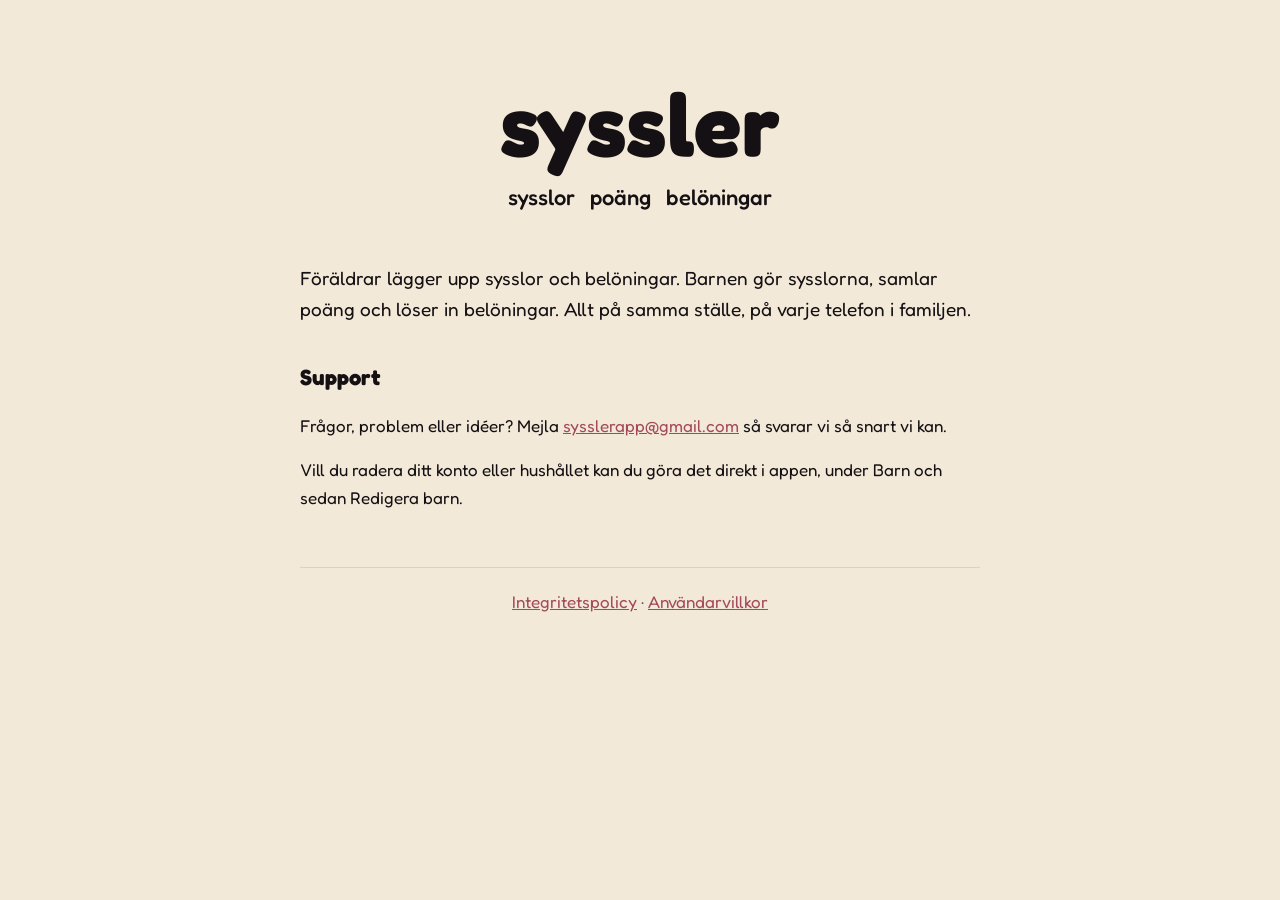
<file: index.html>
<!doctype html>
<html lang="sv">
<head>
<meta charset="utf-8">
<meta name="viewport" content="width=device-width, initial-scale=1">
<title>syssler</title>
<meta name="description" content="Sysslor, poäng och belöningar för hela familjen.">
<link rel="icon" href="favicon.png">
<link rel="stylesheet" href="style.css">
</head>
<body>
<main class="front">
<p class="wordmark">syssler</p>
<p class="tagline">sysslor &nbsp; poäng &nbsp; belöningar</p>

<p class="lead">Föräldrar lägger upp sysslor och belöningar. Barnen gör sysslorna, samlar poäng och löser in belöningar. Allt på samma ställe, på varje telefon i familjen.</p>

<h2>Support</h2>
<p>Frågor, problem eller idéer? Mejla <a href="mailto:sysslerapp@gmail.com">sysslerapp@gmail.com</a> så svarar vi så snart vi kan.</p>
<p>Vill du radera ditt konto eller hushållet kan du göra det direkt i appen, under Barn och sedan Redigera barn.</p>

<footer><a href="integritet.html">Integritetspolicy</a> · <a href="villkor.html">Användarvillkor</a></footer>
</main>
</body>
</html>
</file>
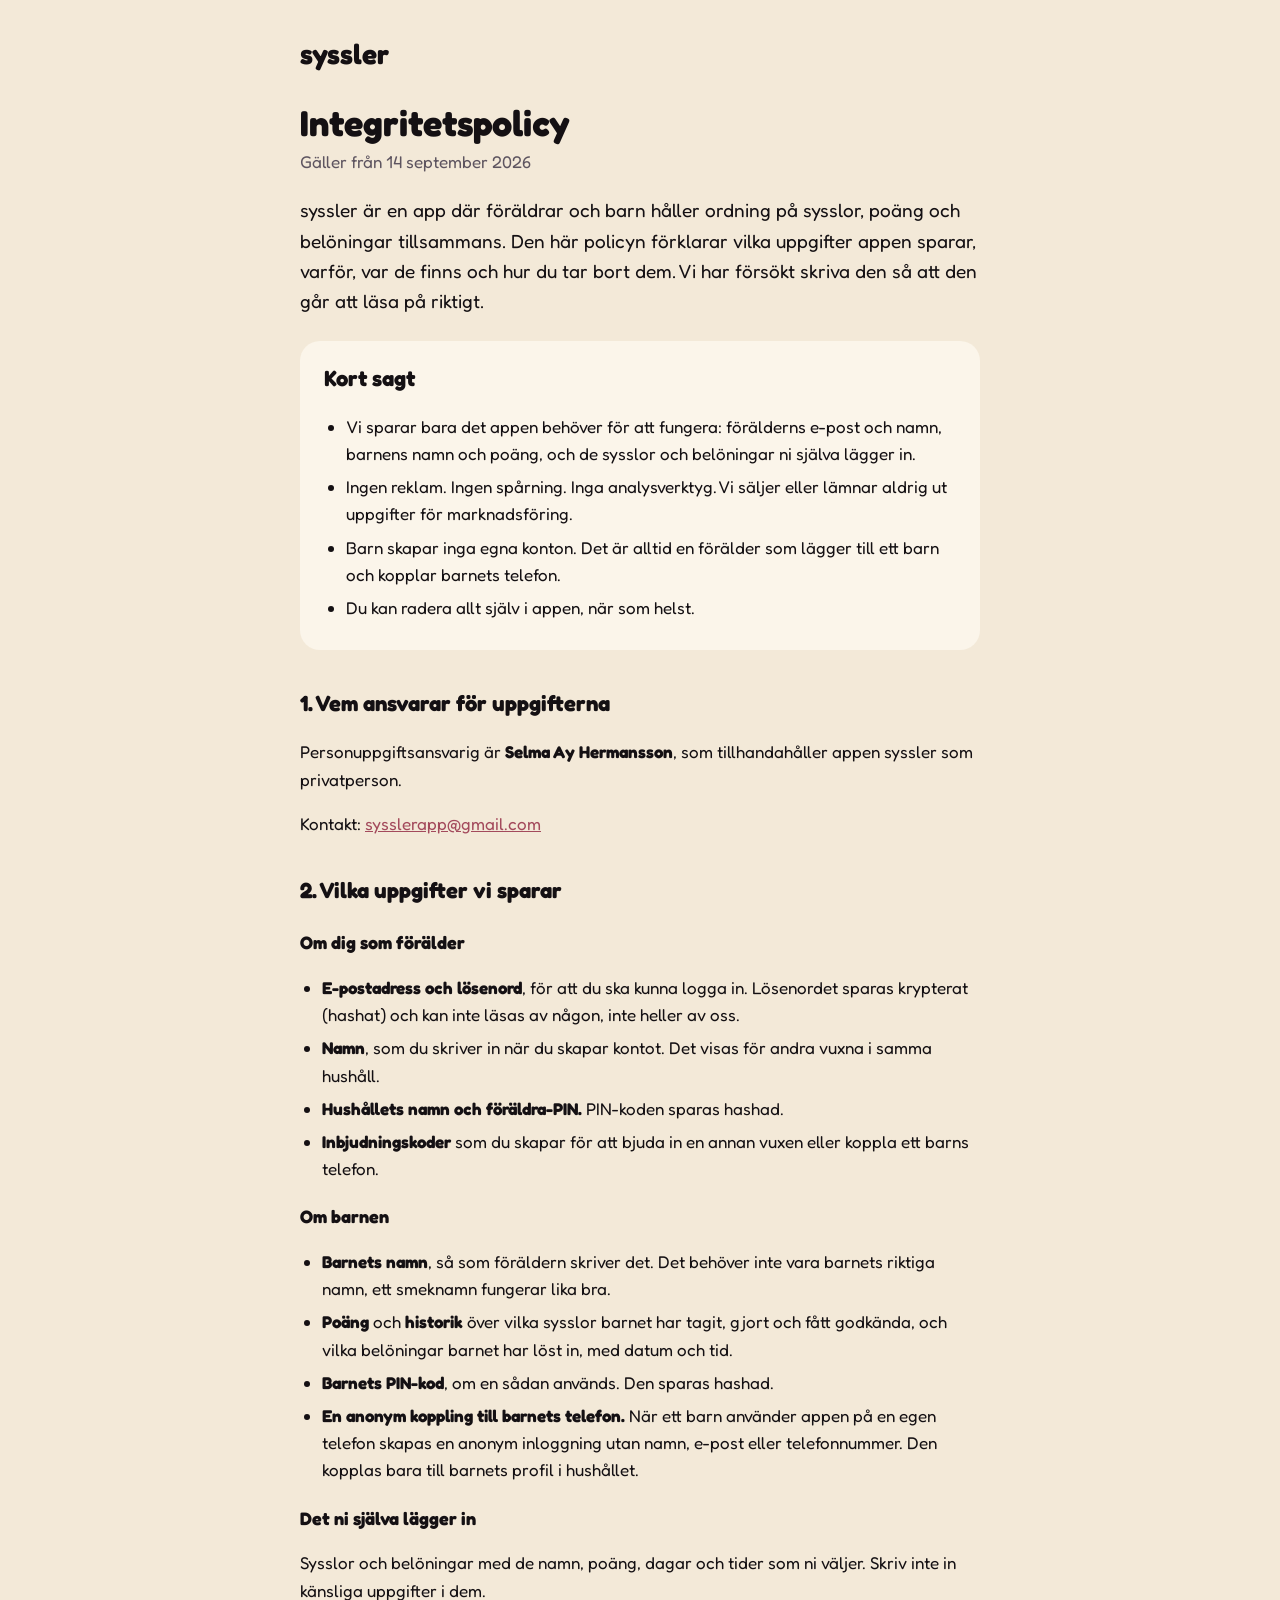
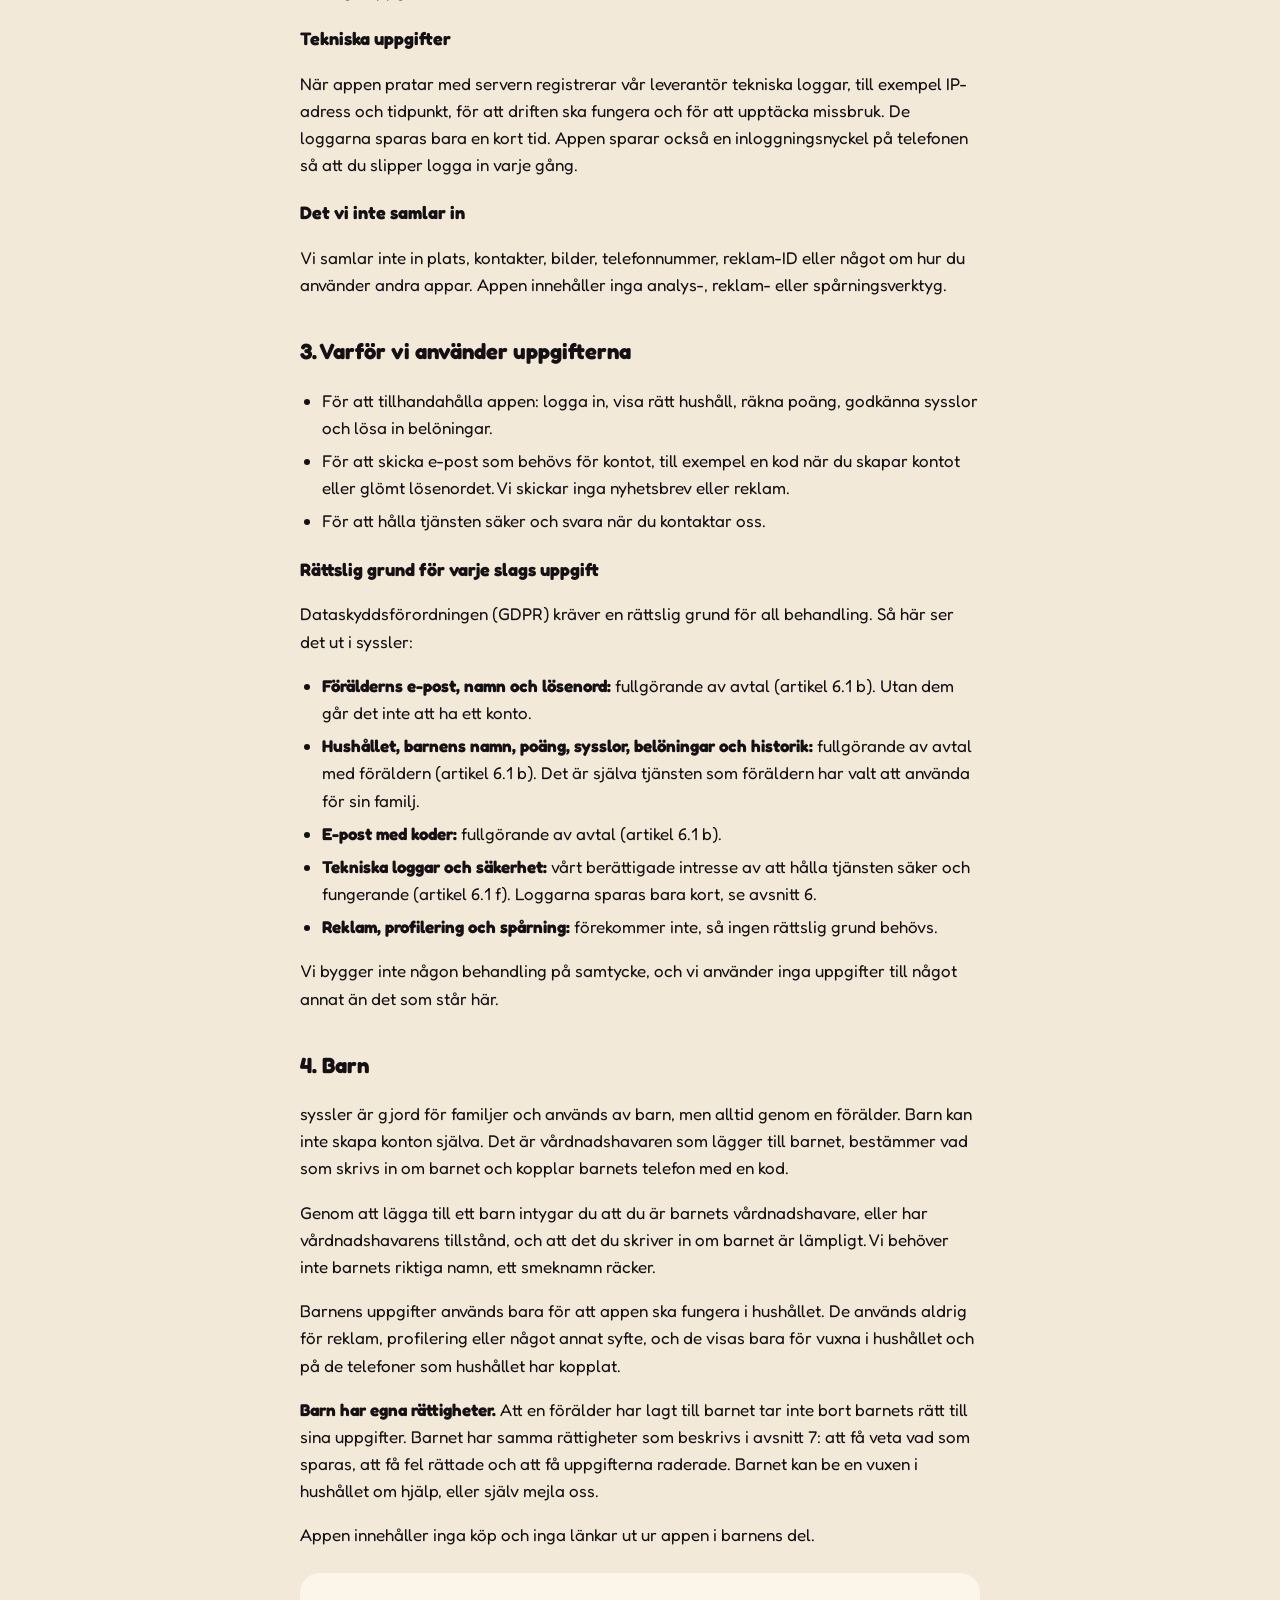
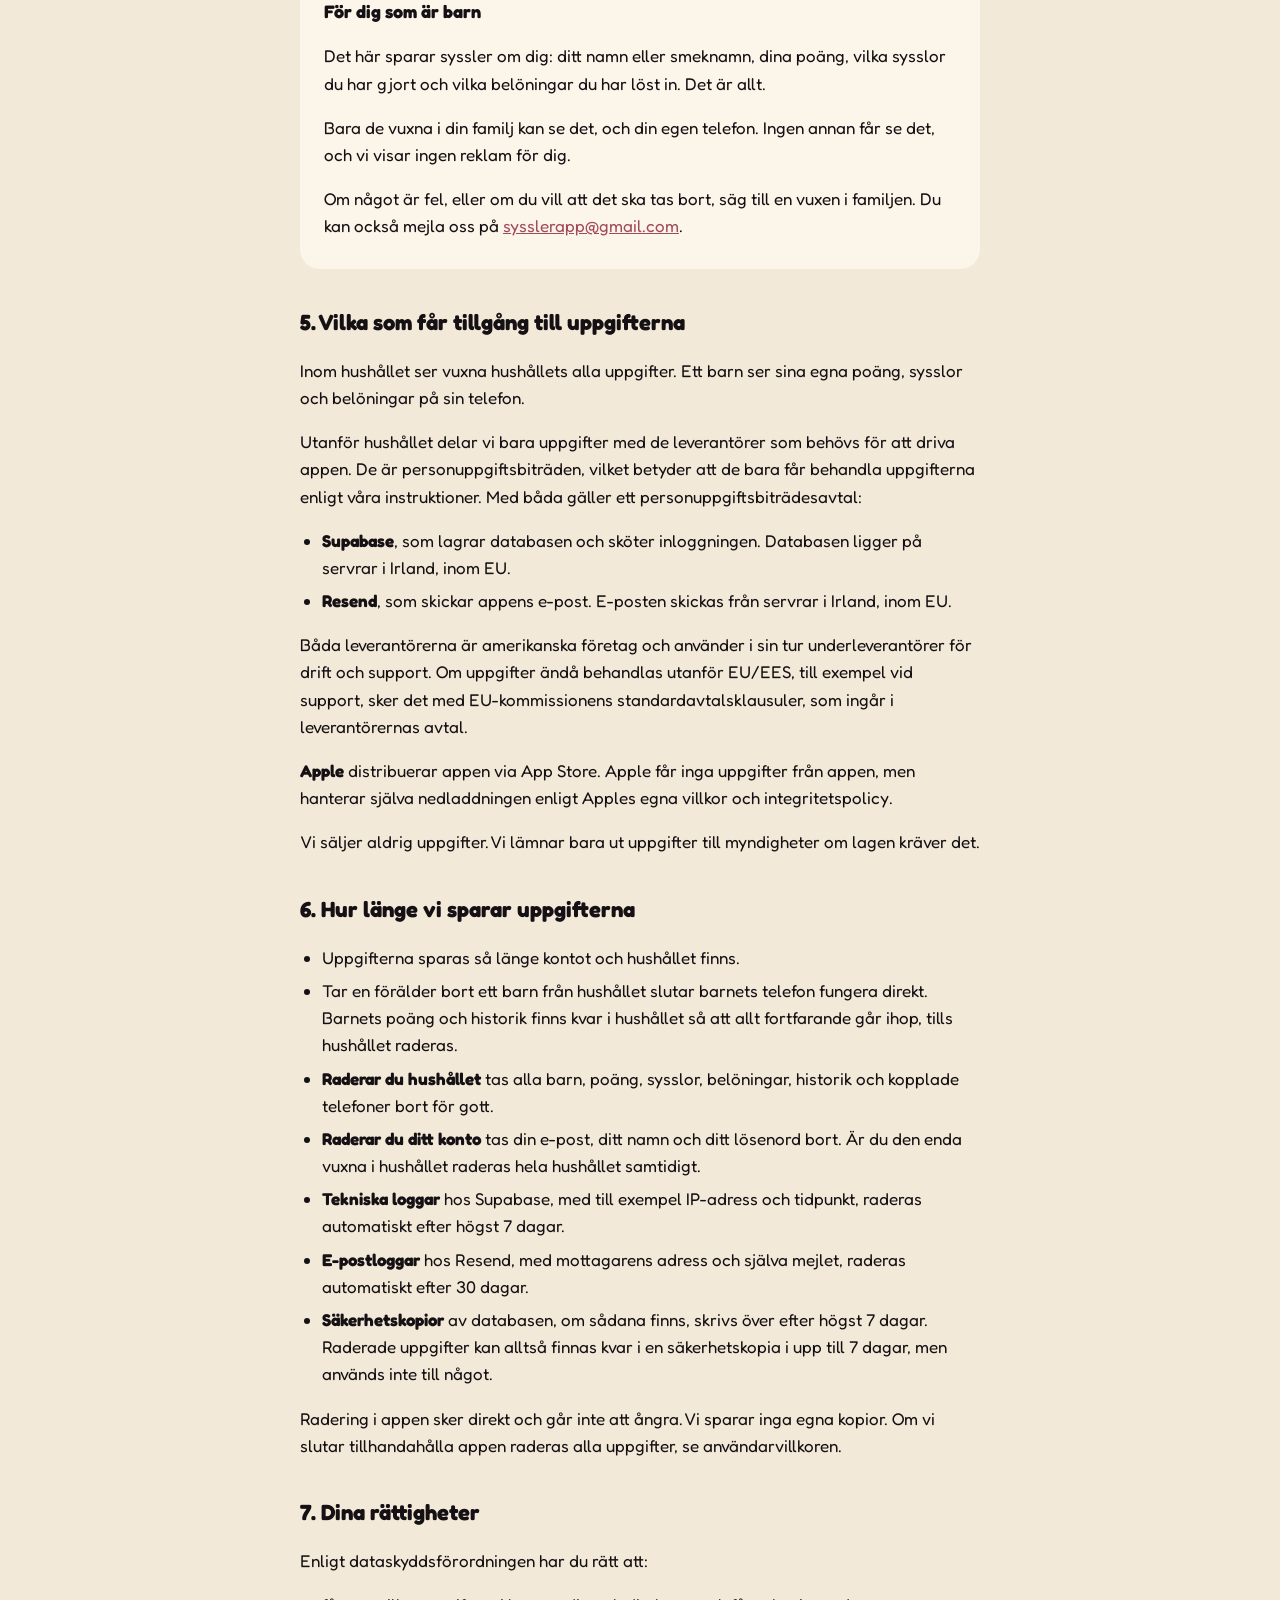
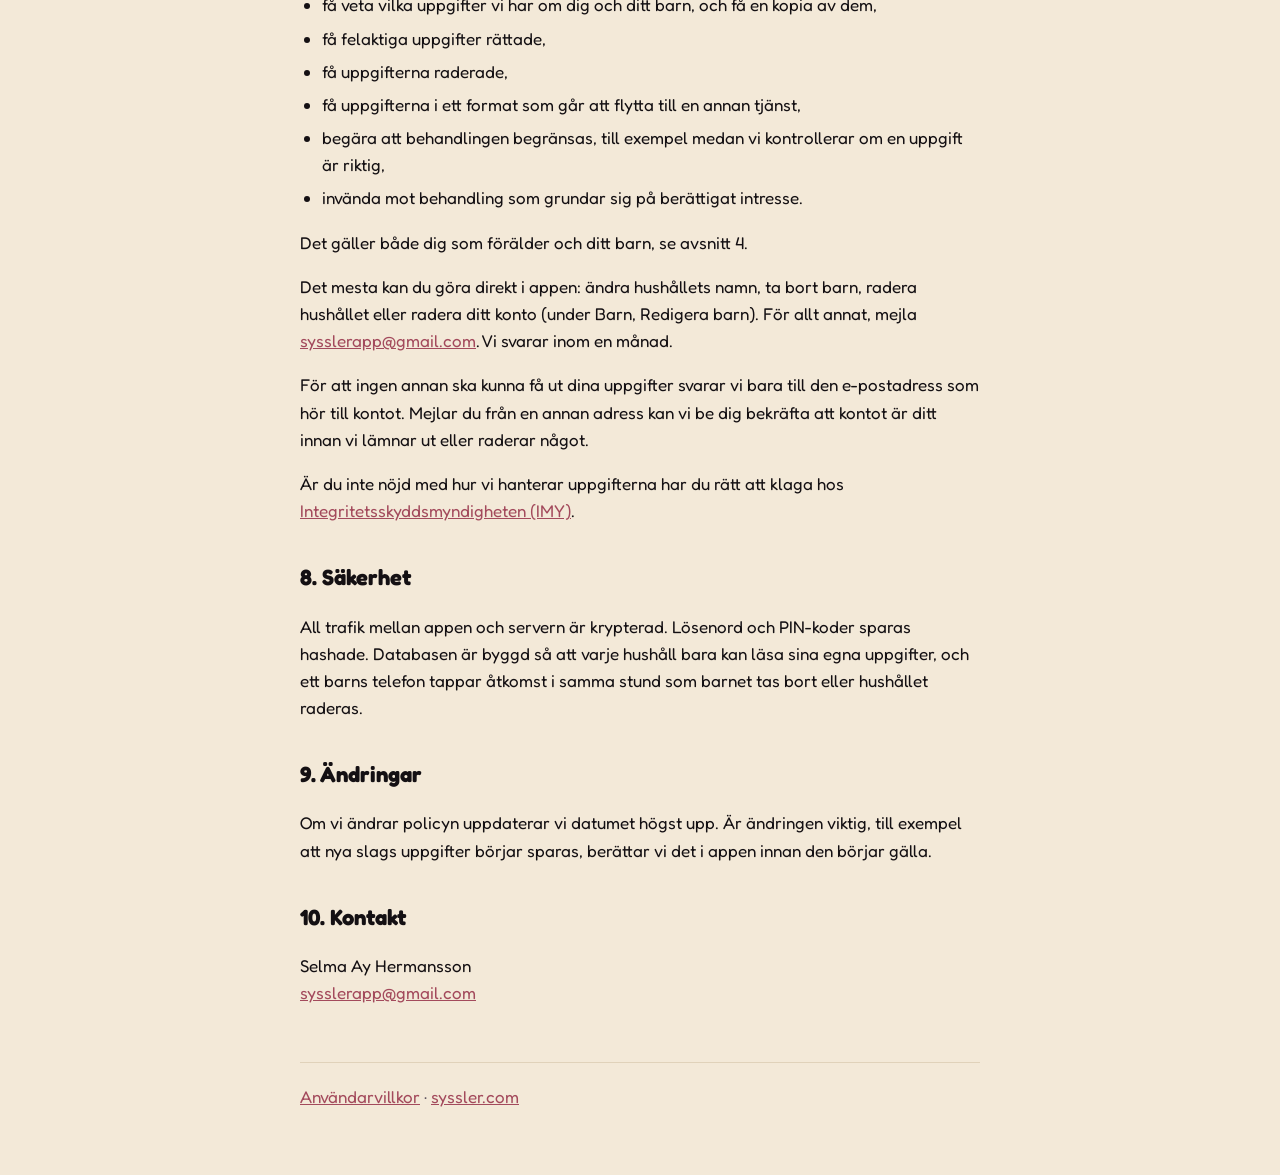
<file: integritet.html>
<!doctype html>
<html lang="sv">
<head>
<meta charset="utf-8">
<meta name="viewport" content="width=device-width, initial-scale=1">
<title>Integritetspolicy · syssler</title>
<link rel="stylesheet" href="style.css">
</head>
<body>
<main>
<a class="home" href="index.html">syssler</a>

<h1>Integritetspolicy</h1>
<p class="date">Gäller från 14 september 2026</p>

<p class="lead">syssler är en app där föräldrar och barn håller ordning på sysslor, poäng och belöningar tillsammans. Den här policyn förklarar vilka uppgifter appen sparar, varför, var de finns och hur du tar bort dem. Vi har försökt skriva den så att den går att läsa på riktigt.</p>

<div class="box">
<h2>Kort sagt</h2>
<ul>
<li>Vi sparar bara det appen behöver för att fungera: förälderns e-post och namn, barnens namn och poäng, och de sysslor och belöningar ni själva lägger in.</li>
<li>Ingen reklam. Ingen spårning. Inga analysverktyg. Vi säljer eller lämnar aldrig ut uppgifter för marknadsföring.</li>
<li>Barn skapar inga egna konton. Det är alltid en förälder som lägger till ett barn och kopplar barnets telefon.</li>
<li>Du kan radera allt själv i appen, när som helst.</li>
</ul>
</div>

<h2>1. Vem ansvarar för uppgifterna</h2>
<p>Personuppgiftsansvarig är <strong>Selma Ay Hermansson</strong>, som tillhandahåller appen syssler som privatperson.</p>
<p>Kontakt: <a href="mailto:sysslerapp@gmail.com">sysslerapp@gmail.com</a></p>

<h2>2. Vilka uppgifter vi sparar</h2>

<h3>Om dig som förälder</h3>
<ul>
<li><strong>E-postadress och lösenord</strong>, för att du ska kunna logga in. Lösenordet sparas krypterat (hashat) och kan inte läsas av någon, inte heller av oss.</li>
<li><strong>Namn</strong>, som du skriver in när du skapar kontot. Det visas för andra vuxna i samma hushåll.</li>
<li><strong>Hushållets namn och föräldra-PIN.</strong> PIN-koden sparas hashad.</li>
<li><strong>Inbjudningskoder</strong> som du skapar för att bjuda in en annan vuxen eller koppla ett barns telefon.</li>
</ul>

<h3>Om barnen</h3>
<ul>
<li><strong>Barnets namn</strong>, så som föräldern skriver det. Det behöver inte vara barnets riktiga namn, ett smeknamn fungerar lika bra.</li>
<li><strong>Poäng</strong> och <strong>historik</strong> över vilka sysslor barnet har tagit, gjort och fått godkända, och vilka belöningar barnet har löst in, med datum och tid.</li>
<li><strong>Barnets PIN-kod</strong>, om en sådan används. Den sparas hashad.</li>
<li><strong>En anonym koppling till barnets telefon.</strong> När ett barn använder appen på en egen telefon skapas en anonym inloggning utan namn, e-post eller telefonnummer. Den kopplas bara till barnets profil i hushållet.</li>
</ul>

<h3>Det ni själva lägger in</h3>
<p>Sysslor och belöningar med de namn, poäng, dagar och tider som ni väljer. Skriv inte in känsliga uppgifter i dem.</p>

<h3>Tekniska uppgifter</h3>
<p>När appen pratar med servern registrerar vår leverantör tekniska loggar, till exempel IP-adress och tidpunkt, för att driften ska fungera och för att upptäcka missbruk. De loggarna sparas bara en kort tid. Appen sparar också en inloggningsnyckel på telefonen så att du slipper logga in varje gång.</p>

<h3>Det vi inte samlar in</h3>
<p>Vi samlar inte in plats, kontakter, bilder, telefonnummer, reklam-ID eller något om hur du använder andra appar. Appen innehåller inga analys-, reklam- eller spårningsverktyg.</p>

<h2>3. Varför vi använder uppgifterna</h2>
<ul>
<li>För att tillhandahålla appen: logga in, visa rätt hushåll, räkna poäng, godkänna sysslor och lösa in belöningar.</li>
<li>För att skicka e-post som behövs för kontot, till exempel en kod när du skapar kontot eller glömt lösenordet. Vi skickar inga nyhetsbrev eller reklam.</li>
<li>För att hålla tjänsten säker och svara när du kontaktar oss.</li>
</ul>
<h3>Rättslig grund för varje slags uppgift</h3>
<p>Dataskyddsförordningen (GDPR) kräver en rättslig grund för all behandling. Så här ser det ut i syssler:</p>
<ul>
<li><strong>Förälderns e-post, namn och lösenord:</strong> fullgörande av avtal (artikel 6.1 b). Utan dem går det inte att ha ett konto.</li>
<li><strong>Hushållet, barnens namn, poäng, sysslor, belöningar och historik:</strong> fullgörande av avtal med föräldern (artikel 6.1 b). Det är själva tjänsten som föräldern har valt att använda för sin familj.</li>
<li><strong>E-post med koder:</strong> fullgörande av avtal (artikel 6.1 b).</li>
<li><strong>Tekniska loggar och säkerhet:</strong> vårt berättigade intresse av att hålla tjänsten säker och fungerande (artikel 6.1 f). Loggarna sparas bara kort, se avsnitt 6.</li>
<li><strong>Reklam, profilering och spårning:</strong> förekommer inte, så ingen rättslig grund behövs.</li>
</ul>
<p>Vi bygger inte någon behandling på samtycke, och vi använder inga uppgifter till något annat än det som står här.</p>

<h2>4. Barn</h2>
<p>syssler är gjord för familjer och används av barn, men alltid genom en förälder. Barn kan inte skapa konton själva. Det är vårdnadshavaren som lägger till barnet, bestämmer vad som skrivs in om barnet och kopplar barnets telefon med en kod.</p>
<p>Genom att lägga till ett barn intygar du att du är barnets vårdnadshavare, eller har vårdnadshavarens tillstånd, och att det du skriver in om barnet är lämpligt. Vi behöver inte barnets riktiga namn, ett smeknamn räcker.</p>
<p>Barnens uppgifter används bara för att appen ska fungera i hushållet. De används aldrig för reklam, profilering eller något annat syfte, och de visas bara för vuxna i hushållet och på de telefoner som hushållet har kopplat.</p>
<p><strong>Barn har egna rättigheter.</strong> Att en förälder har lagt till barnet tar inte bort barnets rätt till sina uppgifter. Barnet har samma rättigheter som beskrivs i avsnitt 7: att få veta vad som sparas, att få fel rättade och att få uppgifterna raderade. Barnet kan be en vuxen i hushållet om hjälp, eller själv mejla oss.</p>
<p>Appen innehåller inga köp och inga länkar ut ur appen i barnens del.</p>

<div class="box">
<h3>För dig som är barn</h3>
<p>Det här sparar syssler om dig: ditt namn eller smeknamn, dina poäng, vilka sysslor du har gjort och vilka belöningar du har löst in. Det är allt.</p>
<p>Bara de vuxna i din familj kan se det, och din egen telefon. Ingen annan får se det, och vi visar ingen reklam för dig.</p>
<p>Om något är fel, eller om du vill att det ska tas bort, säg till en vuxen i familjen. Du kan också mejla oss på <a href="mailto:sysslerapp@gmail.com">sysslerapp@gmail.com</a>.</p>
</div>

<h2>5. Vilka som får tillgång till uppgifterna</h2>
<p>Inom hushållet ser vuxna hushållets alla uppgifter. Ett barn ser sina egna poäng, sysslor och belöningar på sin telefon.</p>
<p>Utanför hushållet delar vi bara uppgifter med de leverantörer som behövs för att driva appen. De är personuppgiftsbiträden, vilket betyder att de bara får behandla uppgifterna enligt våra instruktioner. Med båda gäller ett personuppgiftsbiträdesavtal:</p>
<ul>
<li><strong>Supabase</strong>, som lagrar databasen och sköter inloggningen. Databasen ligger på servrar i Irland, inom EU.</li>
<li><strong>Resend</strong>, som skickar appens e-post. E-posten skickas från servrar i Irland, inom EU.</li>
</ul>
<p>Båda leverantörerna är amerikanska företag och använder i sin tur underleverantörer för drift och support. Om uppgifter ändå behandlas utanför EU/EES, till exempel vid support, sker det med EU-kommissionens standardavtalsklausuler, som ingår i leverantörernas avtal.</p>
<p><strong>Apple</strong> distribuerar appen via App Store. Apple får inga uppgifter från appen, men hanterar själva nedladdningen enligt Apples egna villkor och integritetspolicy.</p>
<p>Vi säljer aldrig uppgifter. Vi lämnar bara ut uppgifter till myndigheter om lagen kräver det.</p>

<h2>6. Hur länge vi sparar uppgifterna</h2>
<ul>
<li>Uppgifterna sparas så länge kontot och hushållet finns.</li>
<li>Tar en förälder bort ett barn från hushållet slutar barnets telefon fungera direkt. Barnets poäng och historik finns kvar i hushållet så att allt fortfarande går ihop, tills hushållet raderas.</li>
<li><strong>Raderar du hushållet</strong> tas alla barn, poäng, sysslor, belöningar, historik och kopplade telefoner bort för gott.</li>
<li><strong>Raderar du ditt konto</strong> tas din e-post, ditt namn och ditt lösenord bort. Är du den enda vuxna i hushållet raderas hela hushållet samtidigt.</li>
<li><strong>Tekniska loggar</strong> hos Supabase, med till exempel IP-adress och tidpunkt, raderas automatiskt efter högst 7 dagar.</li>
<li><strong>E-postloggar</strong> hos Resend, med mottagarens adress och själva mejlet, raderas automatiskt efter 30 dagar.</li>
<li><strong>Säkerhetskopior</strong> av databasen, om sådana finns, skrivs över efter högst 7 dagar. Raderade uppgifter kan alltså finnas kvar i en säkerhetskopia i upp till 7 dagar, men används inte till något.</li>
</ul>
<p>Radering i appen sker direkt och går inte att ångra. Vi sparar inga egna kopior. Om vi slutar tillhandahålla appen raderas alla uppgifter, se användarvillkoren.</p>

<h2>7. Dina rättigheter</h2>
<p>Enligt dataskyddsförordningen har du rätt att:</p>
<ul>
<li>få veta vilka uppgifter vi har om dig och ditt barn, och få en kopia av dem,</li>
<li>få felaktiga uppgifter rättade,</li>
<li>få uppgifterna raderade,</li>
<li>få uppgifterna i ett format som går att flytta till en annan tjänst,</li>
<li>begära att behandlingen begränsas, till exempel medan vi kontrollerar om en uppgift är riktig,</li>
<li>invända mot behandling som grundar sig på berättigat intresse.</li>
</ul>
<p>Det gäller både dig som förälder och ditt barn, se avsnitt 4.</p>
<p>Det mesta kan du göra direkt i appen: ändra hushållets namn, ta bort barn, radera hushållet eller radera ditt konto (under Barn, Redigera barn). För allt annat, mejla <a href="mailto:sysslerapp@gmail.com">sysslerapp@gmail.com</a>. Vi svarar inom en månad.</p>
<p>För att ingen annan ska kunna få ut dina uppgifter svarar vi bara till den e-postadress som hör till kontot. Mejlar du från en annan adress kan vi be dig bekräfta att kontot är ditt innan vi lämnar ut eller raderar något.</p>
<p>Är du inte nöjd med hur vi hanterar uppgifterna har du rätt att klaga hos <a href="https://www.imy.se">Integritetsskyddsmyndigheten (IMY)</a>.</p>

<h2>8. Säkerhet</h2>
<p>All trafik mellan appen och servern är krypterad. Lösenord och PIN-koder sparas hashade. Databasen är byggd så att varje hushåll bara kan läsa sina egna uppgifter, och ett barns telefon tappar åtkomst i samma stund som barnet tas bort eller hushållet raderas.</p>

<h2>9. Ändringar</h2>
<p>Om vi ändrar policyn uppdaterar vi datumet högst upp. Är ändringen viktig, till exempel att nya slags uppgifter börjar sparas, berättar vi det i appen innan den börjar gälla.</p>

<h2>10. Kontakt</h2>
<p>Selma Ay Hermansson<br>
<a href="mailto:sysslerapp@gmail.com">sysslerapp@gmail.com</a></p>

<footer><a href="villkor.html">Användarvillkor</a> · <a href="index.html">syssler.com</a></footer>
</main>
</body>
</html>
</file>
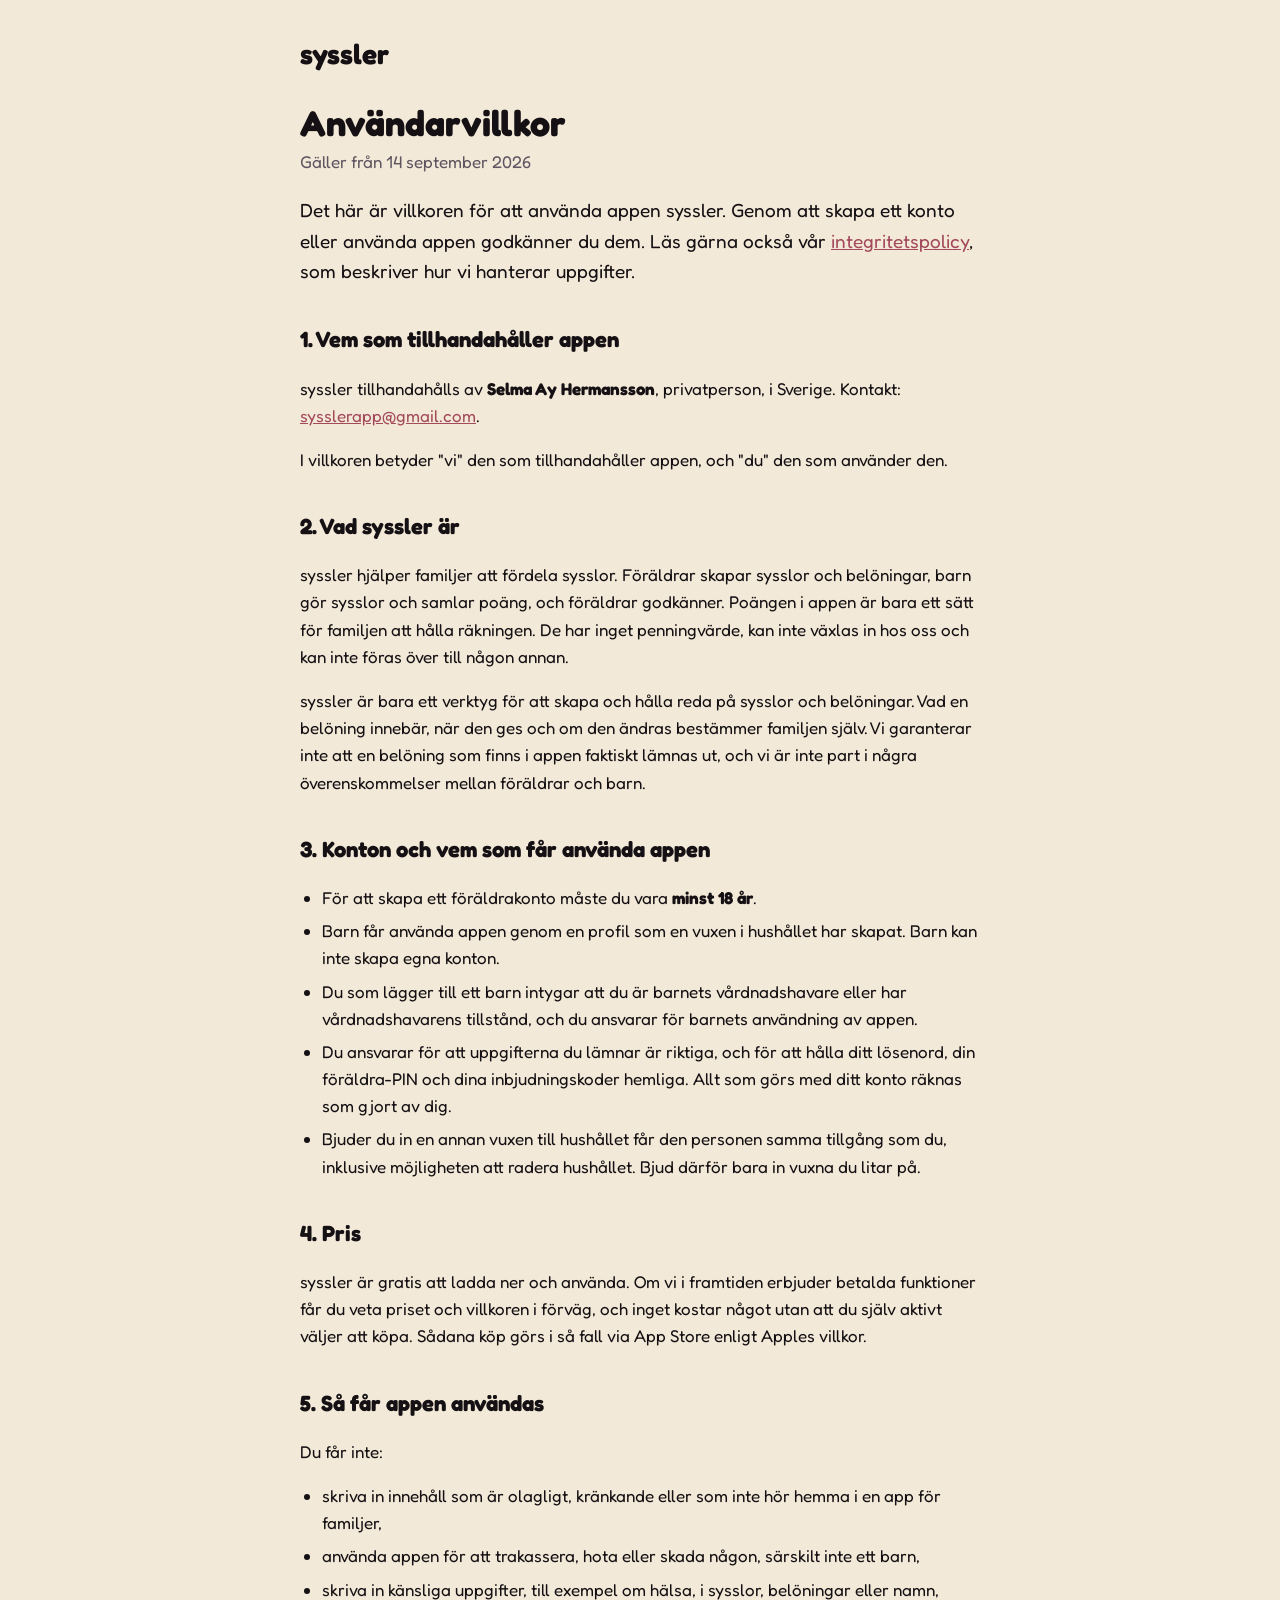
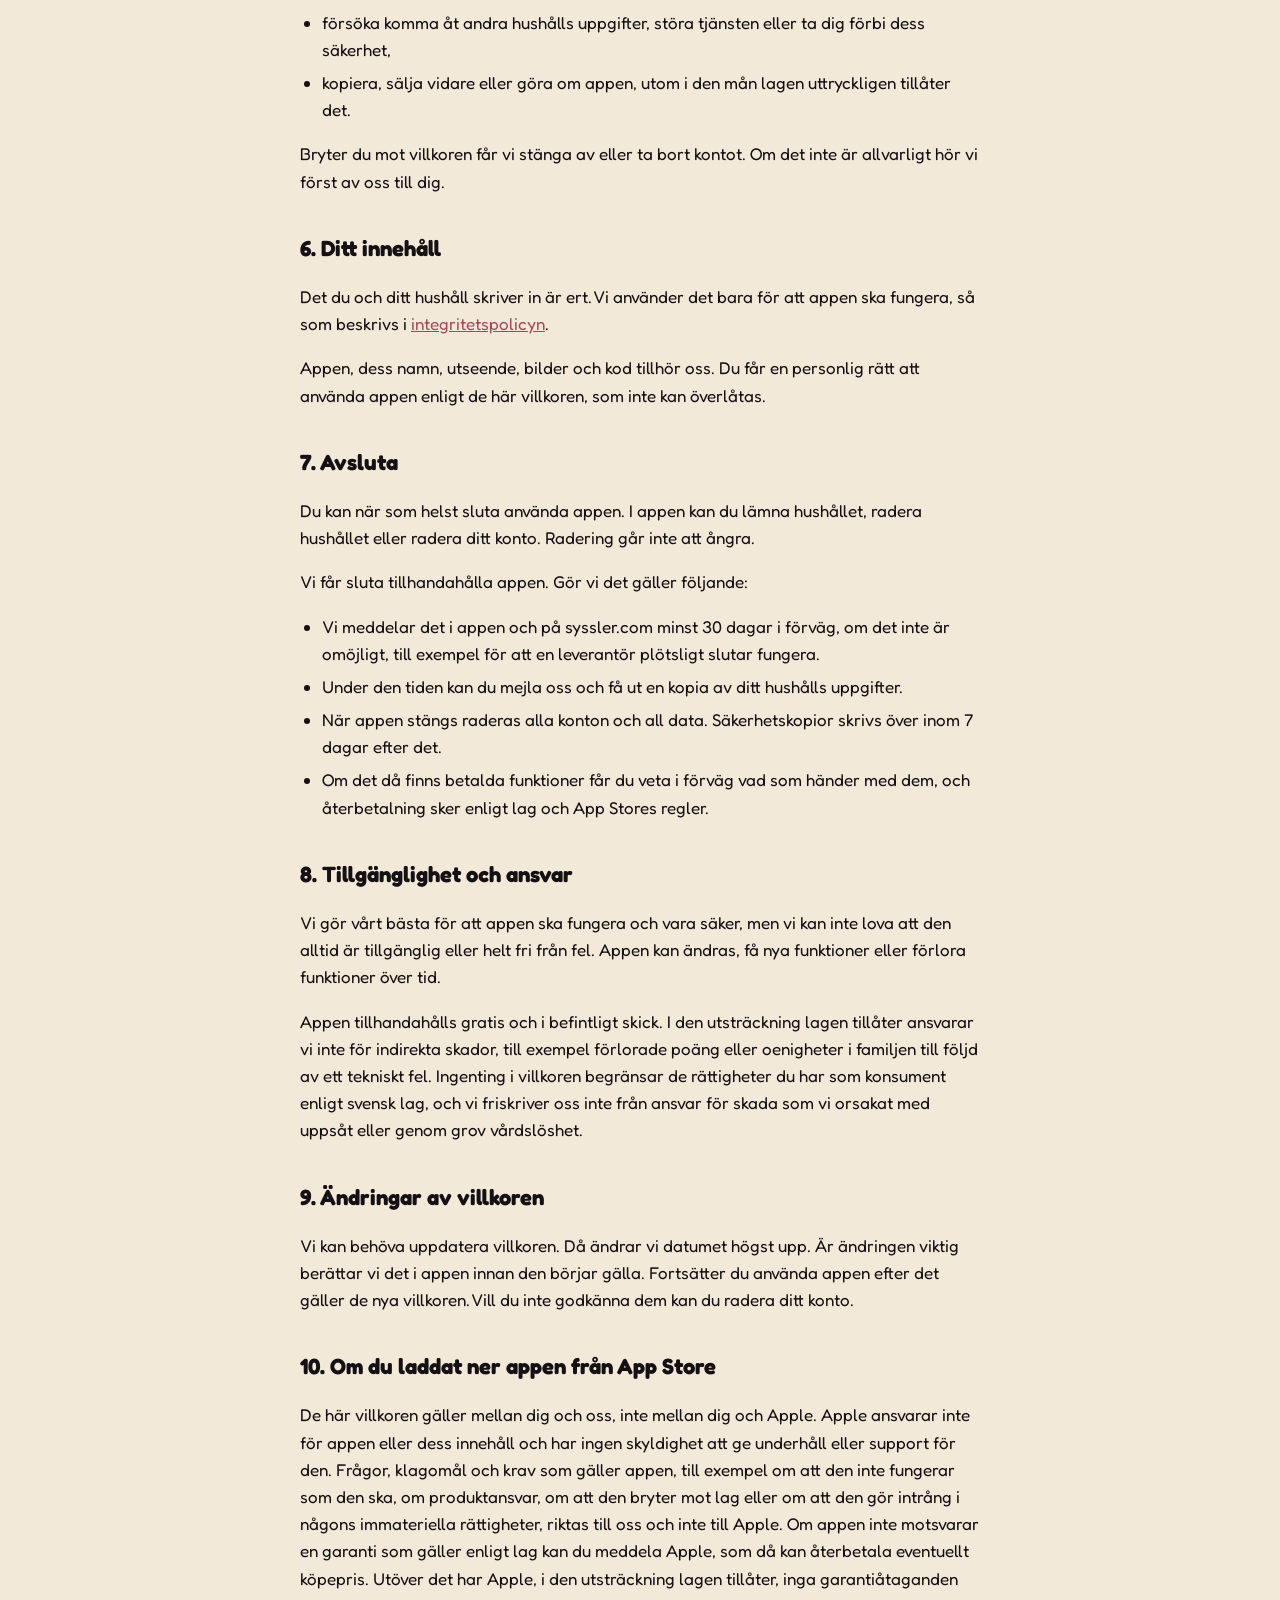
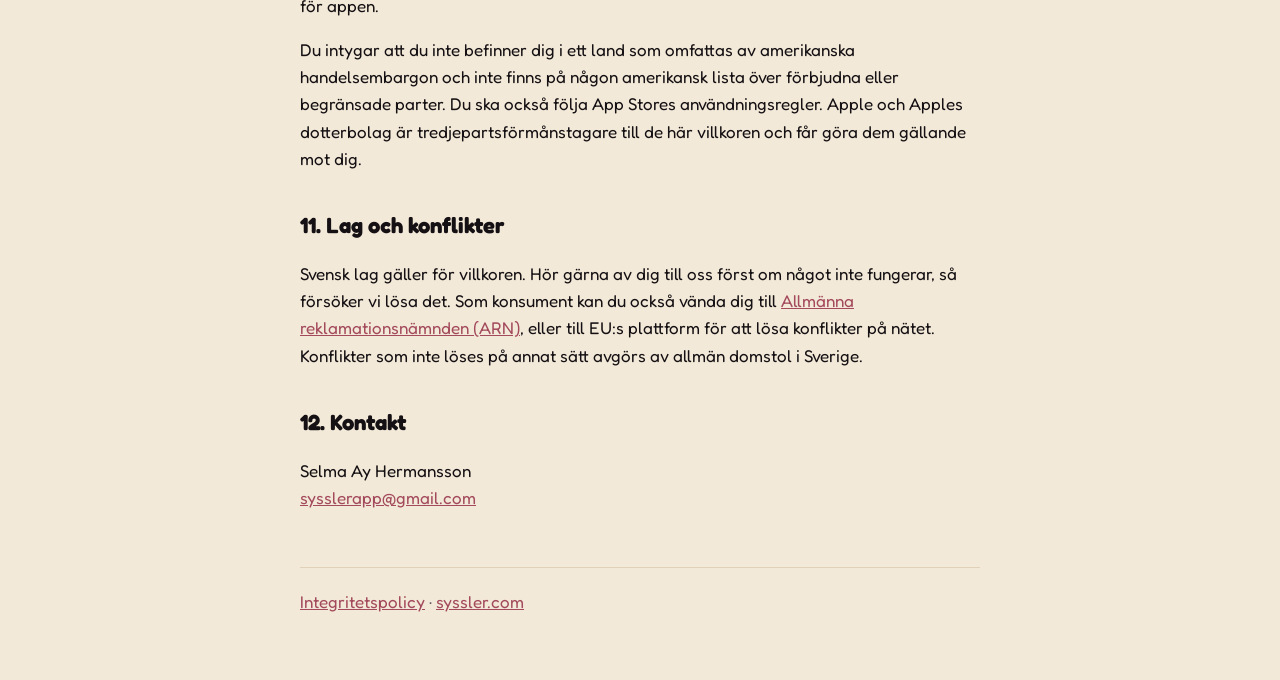
<file: villkor.html>
<!doctype html>
<html lang="sv">
<head>
<meta charset="utf-8">
<meta name="viewport" content="width=device-width, initial-scale=1">
<title>Användarvillkor · syssler</title>
<link rel="stylesheet" href="style.css">
</head>
<body>
<main>
<a class="home" href="index.html">syssler</a>

<h1>Användarvillkor</h1>
<p class="date">Gäller från 14 september 2026</p>

<p class="lead">Det här är villkoren för att använda appen syssler. Genom att skapa ett konto eller använda appen godkänner du dem. Läs gärna också vår <a href="integritet.html">integritetspolicy</a>, som beskriver hur vi hanterar uppgifter.</p>

<h2>1. Vem som tillhandahåller appen</h2>
<p>syssler tillhandahålls av <strong>Selma Ay Hermansson</strong>, privatperson, i Sverige. Kontakt: <a href="mailto:sysslerapp@gmail.com">sysslerapp@gmail.com</a>.</p>
<p>I villkoren betyder "vi" den som tillhandahåller appen, och "du" den som använder den.</p>

<h2>2. Vad syssler är</h2>
<p>syssler hjälper familjer att fördela sysslor. Föräldrar skapar sysslor och belöningar, barn gör sysslor och samlar poäng, och föräldrar godkänner. Poängen i appen är bara ett sätt för familjen att hålla räkningen. De har inget penningvärde, kan inte växlas in hos oss och kan inte föras över till någon annan.</p>
<p>syssler är bara ett verktyg för att skapa och hålla reda på sysslor och belöningar. Vad en belöning innebär, när den ges och om den ändras bestämmer familjen själv. Vi garanterar inte att en belöning som finns i appen faktiskt lämnas ut, och vi är inte part i några överenskommelser mellan föräldrar och barn.</p>

<h2>3. Konton och vem som får använda appen</h2>
<ul>
<li>För att skapa ett föräldrakonto måste du vara <strong>minst 18 år</strong>.</li>
<li>Barn får använda appen genom en profil som en vuxen i hushållet har skapat. Barn kan inte skapa egna konton.</li>
<li>Du som lägger till ett barn intygar att du är barnets vårdnadshavare eller har vårdnadshavarens tillstånd, och du ansvarar för barnets användning av appen.</li>
<li>Du ansvarar för att uppgifterna du lämnar är riktiga, och för att hålla ditt lösenord, din föräldra-PIN och dina inbjudningskoder hemliga. Allt som görs med ditt konto räknas som gjort av dig.</li>
<li>Bjuder du in en annan vuxen till hushållet får den personen samma tillgång som du, inklusive möjligheten att radera hushållet. Bjud därför bara in vuxna du litar på.</li>
</ul>

<h2>4. Pris</h2>
<p>syssler är gratis att ladda ner och använda. Om vi i framtiden erbjuder betalda funktioner får du veta priset och villkoren i förväg, och inget kostar något utan att du själv aktivt väljer att köpa. Sådana köp görs i så fall via App Store enligt Apples villkor.</p>

<h2>5. Så får appen användas</h2>
<p>Du får inte:</p>
<ul>
<li>skriva in innehåll som är olagligt, kränkande eller som inte hör hemma i en app för familjer,</li>
<li>använda appen för att trakassera, hota eller skada någon, särskilt inte ett barn,</li>
<li>skriva in känsliga uppgifter, till exempel om hälsa, i sysslor, belöningar eller namn,</li>
<li>försöka komma åt andra hushålls uppgifter, störa tjänsten eller ta dig förbi dess säkerhet,</li>
<li>kopiera, sälja vidare eller göra om appen, utom i den mån lagen uttryckligen tillåter det.</li>
</ul>
<p>Bryter du mot villkoren får vi stänga av eller ta bort kontot. Om det inte är allvarligt hör vi först av oss till dig.</p>

<h2>6. Ditt innehåll</h2>
<p>Det du och ditt hushåll skriver in är ert. Vi använder det bara för att appen ska fungera, så som beskrivs i <a href="integritet.html">integritetspolicyn</a>.</p>
<p>Appen, dess namn, utseende, bilder och kod tillhör oss. Du får en personlig rätt att använda appen enligt de här villkoren, som inte kan överlåtas.</p>

<h2>7. Avsluta</h2>
<p>Du kan när som helst sluta använda appen. I appen kan du lämna hushållet, radera hushållet eller radera ditt konto. Radering går inte att ångra.</p>
<p>Vi får sluta tillhandahålla appen. Gör vi det gäller följande:</p>
<ul>
<li>Vi meddelar det i appen och på syssler.com minst 30 dagar i förväg, om det inte är omöjligt, till exempel för att en leverantör plötsligt slutar fungera.</li>
<li>Under den tiden kan du mejla oss och få ut en kopia av ditt hushålls uppgifter.</li>
<li>När appen stängs raderas alla konton och all data. Säkerhetskopior skrivs över inom 7 dagar efter det.</li>
<li>Om det då finns betalda funktioner får du veta i förväg vad som händer med dem, och återbetalning sker enligt lag och App Stores regler.</li>
</ul>

<h2>8. Tillgänglighet och ansvar</h2>
<p>Vi gör vårt bästa för att appen ska fungera och vara säker, men vi kan inte lova att den alltid är tillgänglig eller helt fri från fel. Appen kan ändras, få nya funktioner eller förlora funktioner över tid.</p>
<p>Appen tillhandahålls gratis och i befintligt skick. I den utsträckning lagen tillåter ansvarar vi inte för indirekta skador, till exempel förlorade poäng eller oenigheter i familjen till följd av ett tekniskt fel. Ingenting i villkoren begränsar de rättigheter du har som konsument enligt svensk lag, och vi friskriver oss inte från ansvar för skada som vi orsakat med uppsåt eller genom grov vårdslöshet.</p>

<h2>9. Ändringar av villkoren</h2>
<p>Vi kan behöva uppdatera villkoren. Då ändrar vi datumet högst upp. Är ändringen viktig berättar vi det i appen innan den börjar gälla. Fortsätter du använda appen efter det gäller de nya villkoren. Vill du inte godkänna dem kan du radera ditt konto.</p>

<h2>10. Om du laddat ner appen från App Store</h2>
<p>De här villkoren gäller mellan dig och oss, inte mellan dig och Apple. Apple ansvarar inte för appen eller dess innehåll och har ingen skyldighet att ge underhåll eller support för den. Frågor, klagomål och krav som gäller appen, till exempel om att den inte fungerar som den ska, om produktansvar, om att den bryter mot lag eller om att den gör intrång i någons immateriella rättigheter, riktas till oss och inte till Apple. Om appen inte motsvarar en garanti som gäller enligt lag kan du meddela Apple, som då kan återbetala eventuellt köpepris. Utöver det har Apple, i den utsträckning lagen tillåter, inga garantiåtaganden för appen.</p>
<p>Du intygar att du inte befinner dig i ett land som omfattas av amerikanska handelsembargon och inte finns på någon amerikansk lista över förbjudna eller begränsade parter. Du ska också följa App Stores användningsregler. Apple och Apples dotterbolag är tredjepartsförmånstagare till de här villkoren och får göra dem gällande mot dig.</p>

<h2>11. Lag och konflikter</h2>
<p>Svensk lag gäller för villkoren. Hör gärna av dig till oss först om något inte fungerar, så försöker vi lösa det. Som konsument kan du också vända dig till <a href="https://www.arn.se">Allmänna reklamationsnämnden (ARN)</a>, eller till EU:s plattform för att lösa konflikter på nätet. Konflikter som inte löses på annat sätt avgörs av allmän domstol i Sverige.</p>

<h2>12. Kontakt</h2>
<p>Selma Ay Hermansson<br>
<a href="mailto:sysslerapp@gmail.com">sysslerapp@gmail.com</a></p>

<footer><a href="integritet.html">Integritetspolicy</a> · <a href="index.html">syssler.com</a></footer>
</main>
</body>
</html>
</file>
<file: style.css>
@import url('https://fonts.googleapis.com/css2?family=Fredoka:wght@400;500;600;700&display=swap');

:root {
  --bg: #F3E9D8;
  --panel: #FBF5EA;
  --ink: #141013;
  --muted: #5E5560;
  --wine: #A34A5C;
}

* { box-sizing: border-box; }

body {
  margin: 0;
  background: var(--bg);
  color: var(--ink);
  font: 17px/1.6 Fredoka, system-ui, -apple-system, "Segoe UI", sans-serif;
}

main {
  max-width: 720px;
  margin: 0 auto;
  padding: 32px 20px 64px;
}

a { color: var(--wine); }

.home {
  font-weight: 700;
  font-size: 28px;
  color: var(--ink);
  text-decoration: none;
}

h1 { font-size: 36px; line-height: 1.2; margin: 24px 0 4px; }
h2 { font-size: 22px; margin: 36px 0 8px; }
h3 { font-size: 18px; margin: 20px 0 4px; }
.date { color: var(--muted); margin: 0 0 20px; }
.lead { font-size: 19px; }
ul { padding-left: 22px; }
li { margin-bottom: 6px; }

.box {
  background: var(--panel);
  border-radius: 20px;
  padding: 4px 24px 12px;
  margin: 24px 0;
}
.box h2 { margin-top: 16px; }

footer {
  margin-top: 56px;
  padding-top: 20px;
  border-top: 1px solid #E0D2BA;
  color: var(--muted);
}

.front { text-align: center; padding-top: 80px; }
.front h2, .front p:not(.wordmark):not(.tagline) { text-align: left; }
.wordmark { font-weight: 700; font-size: 88px; line-height: 1; margin: 0; letter-spacing: 0.5px; }
.tagline { font-weight: 500; font-size: 22px; margin: 12px 0 48px; }
</file>
